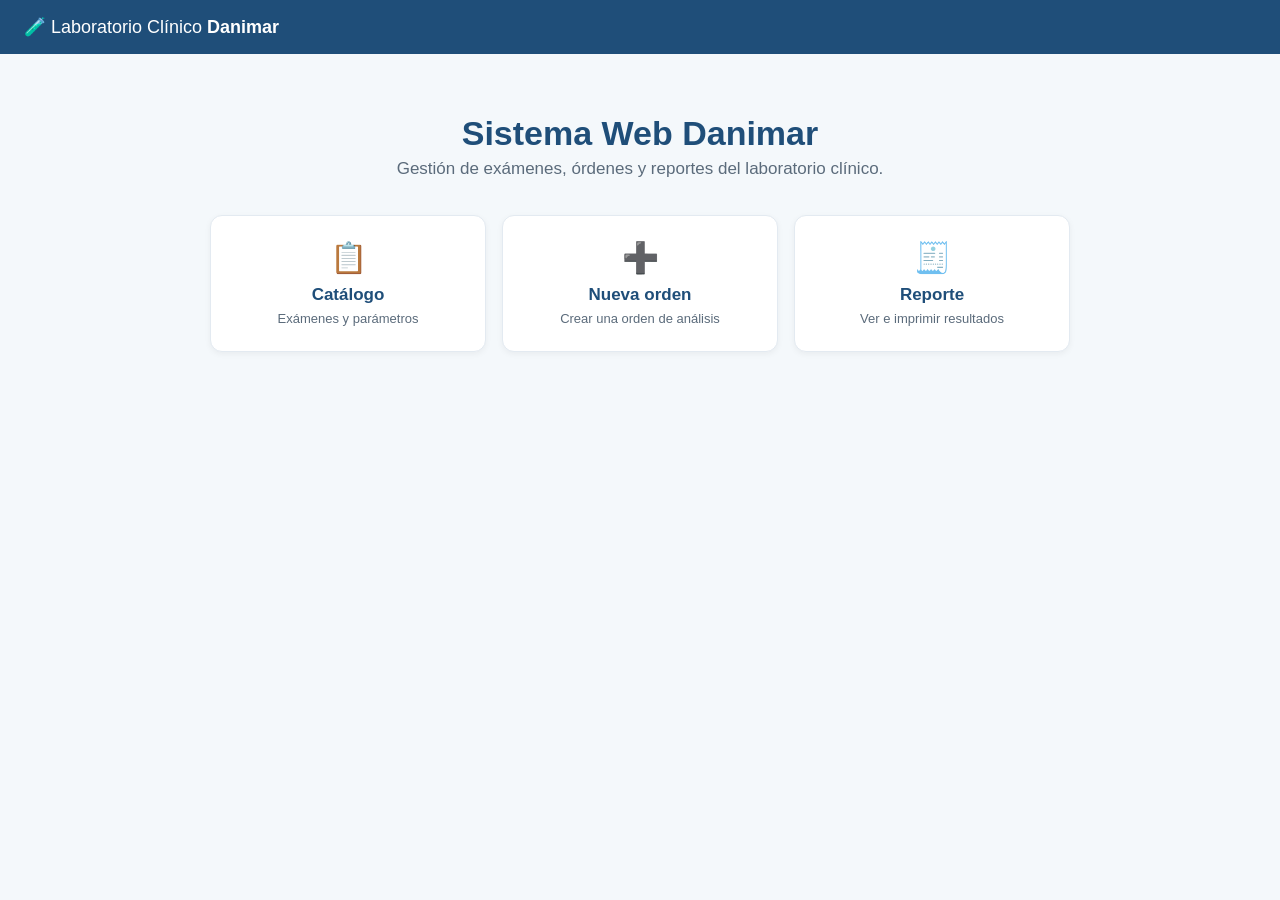
<file: frontend/index.html>
<!DOCTYPE html>
<html lang="es">
<head>
  <meta charset="UTF-8">
  <meta name="viewport" content="width=device-width, initial-scale=1.0">
  <title>Laboratorio Clínico Danimar</title>
  <link rel="stylesheet" href="assets/catalogo.css">
  <style>
    .hero{max-width:900px;margin:60px auto;text-align:center;padding:0 20px;}
    .hero h1{color:var(--azul);font-size:34px;margin:0 0 6px;}
    .hero p{color:var(--gris);font-size:17px;margin:0 0 36px;}
    .accesos{display:grid;grid-template-columns:repeat(auto-fit,minmax(200px,1fr));gap:16px;}
    .acceso{display:block;text-decoration:none;background:#fff;border:1px solid var(--linea);
      border-radius:12px;padding:24px;box-shadow:0 2px 6px rgba(0,0,0,.05);transition:.15s;}
    .acceso:hover{transform:translateY(-3px);border-color:var(--azul2);}
    .acceso .ico{font-size:30px;}
    .acceso h2{color:var(--azul);font-size:17px;margin:10px 0 4px;}
    .acceso span{color:var(--gris);font-size:13px;}
  </style>
</head>
<body>
  <header class="topbar">
    <div class="logo">🧪 Laboratorio Clínico <strong>Danimar</strong></div>
  </header>

  <main class="hero">
    <h1>Sistema Web Danimar</h1>
    <p>Gestión de exámenes, órdenes y reportes del laboratorio clínico.</p>
    <div class="accesos">
      <a class="acceso" href="pages/catalogo.html">
        <div class="ico">📋</div><h2>Catálogo</h2><span>Exámenes y parámetros</span>
      </a>
      <a class="acceso" href="pages/nueva-orden.html">
        <div class="ico">➕</div><h2>Nueva orden</h2><span>Crear una orden de análisis</span>
      </a>
      <a class="acceso" href="pages/reporte.html">
        <div class="ico">🧾</div><h2>Reporte</h2><span>Ver e imprimir resultados</span>
      </a>
    </div>
  </main>
</body>
</html>
</file>
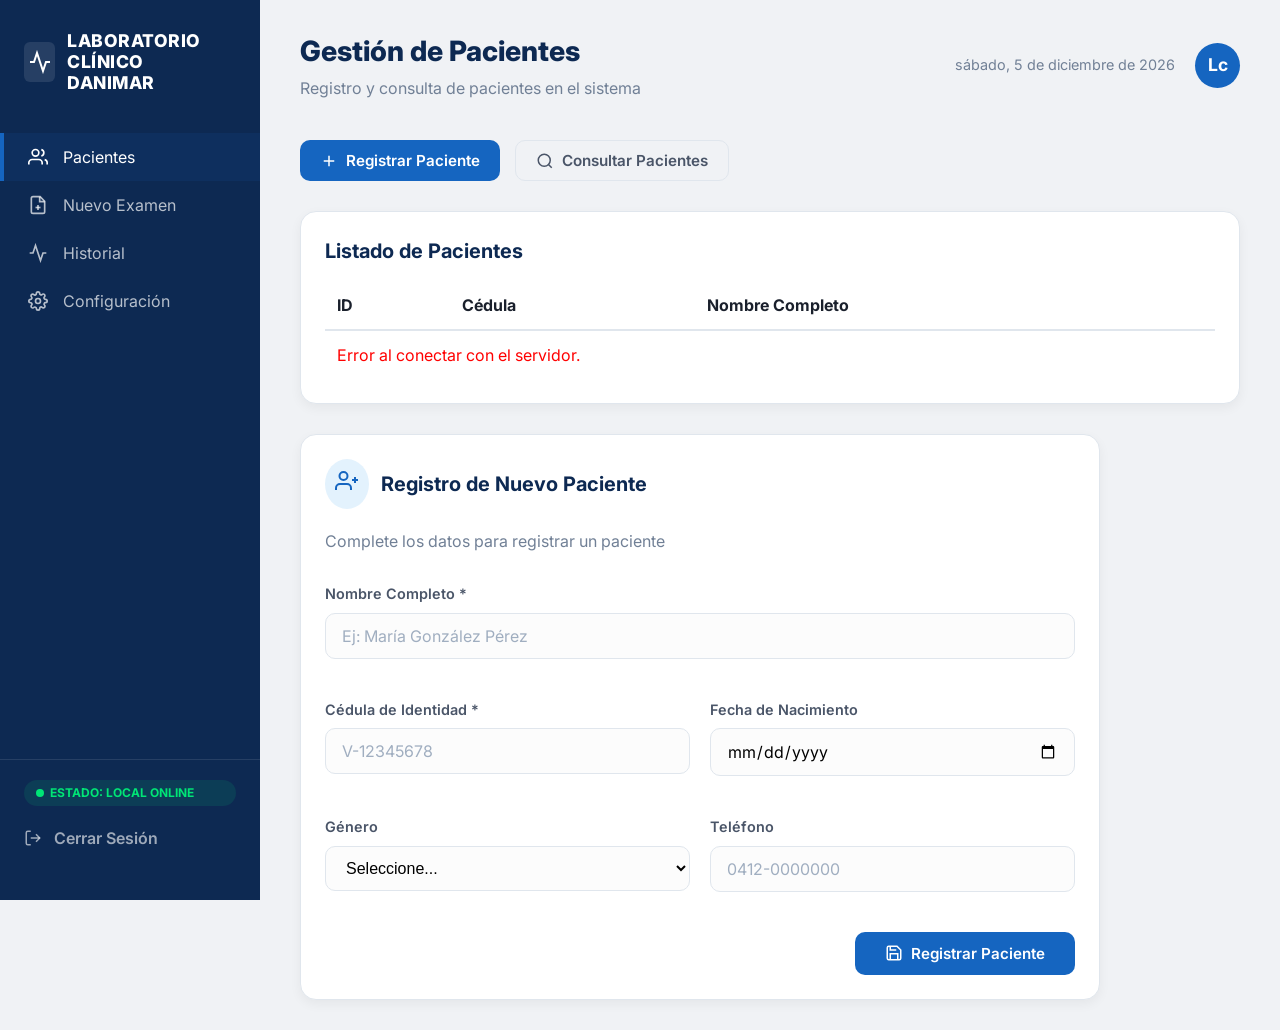
<file: frontend/pages/dashboard.html>
<!DOCTYPE html>
<html lang="es">
<head>
    <meta charset="UTF-8">
    <meta name="viewport" content="width=device-width, initial-scale=1.0">
    <title>Pacientes - Laboratorio Clínico DANIMAR</title>
    <link rel="stylesheet" href="../assets/css/variables.css">
    <link rel="stylesheet" href="../assets/css/components.css">
    <link rel="stylesheet" href="../assets/css/main.css">
    <link href="https://fonts.googleapis.com/css2?family=Inter:wght@400;600;700;800&display=swap" rel="stylesheet">
</head>
<body>
    <div class="app-container">
        <!-- Sidebar -->
        <aside class="sidebar">
            <div class="sidebar-brand">
                <div class="brand-icon">
                    <svg width="24" height="24" viewBox="0 0 24 24" fill="none" stroke="white" stroke-width="2">
                        <path d="M22 12h-4l-3 9L9 3l-3 9H2"/>
                    </svg>
                </div>
                <div class="brand-name">
                    LABORATORIO CLÍNICO<br>DANIMAR
                </div>
            </div>
            
            <nav class="sidebar-nav">
                <a href="dashboard.html" class="nav-item active">
                    <svg width="20" height="20" viewBox="0 0 24 24" fill="none" stroke="currentColor" stroke-width="2">
                        <path d="M17 21v-2a4 4 0 0 0-4-4H5a4 4 0 0 0-4 4v2"></path>
                        <circle cx="9" cy="7" r="4"></circle>
                        <path d="M23 21v-2a4 4 0 0 0-3-3.87"></path>
                        <path d="M16 3.13a4 4 0 0 1 0 7.75"></path>
                    </svg>
                    <span>Pacientes</span>
                </a>
                <a href="nuevo-examen.html" class="nav-item">
                    <svg width="20" height="20" viewBox="0 0 24 24" fill="none" stroke="currentColor" stroke-width="2">
                        <path d="M14.5 2H6a2 2 0 0 0-2 2v16a2 2 0 0 0 2 2h12a2 2 0 0 0 2-2V7.5L14.5 2z"></path>
                        <polyline points="14 2 14 8 20 8"></polyline>
                        <line x1="12" y1="18" x2="12" y2="12"></line>
                        <line x1="9" y1="15" x2="15" y2="15"></line>
                    </svg>
                    <span>Nuevo Examen</span>
                </a>
                <a href="historial.html" class="nav-item">
                    <svg width="20" height="20" viewBox="0 0 24 24" fill="none" stroke="currentColor" stroke-width="2">
                        <polyline points="22 12 18 12 15 21 9 3 6 12 2 12"></polyline>
                    </svg>
                    <span>Historial</span>
                </a>
                <a href="#" class="nav-item">
                    <svg width="20" height="20" viewBox="0 0 24 24" fill="none" stroke="currentColor" stroke-width="2">
                        <circle cx="12" cy="12" r="3"></circle>
                        <path d="M19.4 15a1.65 1.65 0 0 0 .33 1.82l.06.06a2 2 0 0 1 0 2.83 2 2 0 0 1-2.83 0l-.06-.06a1.65 1.65 0 0 0-1.82-.33 1.65 1.65 0 0 0-1 1.51V21a2 2 0 0 1-2 2 2 2 0 0 1-2-2v-.09A1.65 1.65 0 0 0 9 19.4a1.65 1.65 0 0 0-1.82.33l-.06.06a2 2 0 0 1-2.83 0 2 2 0 0 1 0-2.83l.06-.06a1.65 1.65 0 0 0 .33-1.82 1.65 1.65 0 0 0-1.51-1H3a2 2 0 0 1-2-2 2 2 0 0 1 2-2h.09A1.65 1.65 0 0 0 4.6 9a1.65 1.65 0 0 0-.33-1.82l-.06-.06a2 2 0 0 1 0-2.83 2 2 0 0 1 2.83 0l.06.06a1.65 1.65 0 0 0 1.82.33H9a1.65 1.65 0 0 0 1-1.51V3a2 2 0 0 1 2-2 2 2 0 0 1 2 2v.09a1.65 1.65 0 0 0 1 1.51 1.65 1.65 0 0 0 1.82-.33l.06-.06a2 2 0 0 1 2.83 0 2 2 0 0 1 0 2.83l-.06.06a1.65 1.65 0 0 0-.33 1.82V9a1.65 1.65 0 0 0 1.51 1H21a2 2 0 0 1 2 2 2 2 0 0 1-2 2h-.09a1.65 1.65 0 0 0-1.51 1z"></path>
                    </svg>
                    <span>Configuración</span>
                </a>
            </nav>

            <div class="sidebar-footer">
                <div class="status-indicator">
                    <div class="badge badge-online">
                        <span class="dot"></span>
                        <span>Estado: Local Online</span>
                    </div>
                </div>
                <div class="logout-btn" onclick="window.location.href='login.html'">
                    <svg width="18" height="18" viewBox="0 0 24 24" fill="none" stroke="currentColor" stroke-width="2">
                        <path d="M9 21H5a2 2 0 0 1-2-2V5a2 2 0 0 1 2-2h4"></path>
                        <polyline points="16 17 21 12 16 7"></polyline>
                        <line x1="21" y1="12" x2="9" y2="12"></line>
                    </svg>
                    <span>Cerrar Sesión</span>
                </div>
            </div>
        </aside>

        <!-- Main Content -->
        <main class="main-content">
            <header class="header">
                <div class="header-title">
                    <h1>Gestión de Pacientes</h1>
                    <p>Registro y consulta de pacientes en el sistema</p>
                </div>
                <div class="user-profile">
                    <span class="date-display" id="currentDate"></span>
                    <div class="avatar">Lc</div>
                </div>
            </header>

            <div class="actions-bar" style="margin-bottom: 30px; display: flex; gap: 15px;">
                <button class="btn btn-primary">
                    <svg width="18" height="18" viewBox="0 0 24 24" fill="none" stroke="currentColor" stroke-width="2">
                        <path d="M12 5v14M5 12h14"></path>
                    </svg>
                    Registrar Paciente
                </button>
                <button class="btn btn-secondary" onclick="cargarPacientes()">
                    <svg width="18" height="18" viewBox="0 0 24 24" fill="none" stroke="currentColor" stroke-width="2">
                        <circle cx="11" cy="11" r="8"></circle>
                        <line x1="21" y1="21" x2="16.65" y2="16.65"></line>
                    </svg>
                    Consultar Pacientes
                </button>
            </div>

            <!-- Tabla de Pacientes -->
            <div class="card" id="pacientesCard" style="display: none; margin-bottom: 30px;">
                <h2 class="card-title" style="margin-bottom: 15px;">Listado de Pacientes</h2>
                <table style="width: 100%; border-collapse: collapse; text-align: left;">
                    <thead>
                        <tr style="border-bottom: 2px solid var(--border-color);">
                            <th style="padding: 12px;">ID</th>
                            <th style="padding: 12px;">Cédula</th>
                            <th style="padding: 12px;">Nombre Completo</th>
                        </tr>
                    </thead>
                    <tbody id="tablaPacientesBody">
                        <!-- Las filas se insertarán aquí dinámicamente -->
                    </tbody>
                </table>
            </div>

            <div class="card" id="registroCard" style="max-width: 800px;">
                <div class="card-header">
                    <div style="background-color: var(--primary-light-blue); padding: 10px; border-radius: 50%;">
                        <svg width="24" height="24" viewBox="0 0 24 24" fill="none" stroke="var(--primary-blue)" stroke-width="2">
                            <path d="M16 21v-2a4 4 0 0 0-4-4H5a4 4 0 0 0-4 4v2"></path>
                            <circle cx="8.5" cy="7" r="4"></circle>
                            <line x1="20" y1="8" x2="20" y2="14"></line>
                            <line x1="17" y1="11" x2="23" y2="11"></line>
                        </svg>
                    </div>
                    <h2 class="card-title">Registro de Nuevo Paciente</h2>
                </div>
                <p style="color: var(--text-light); margin-bottom: 30px;">Complete los datos para registrar un paciente</p>
                
                <form id="patientForm">
                    <div style="display: grid; grid-template-columns: 1fr 1fr; gap: 20px;">
                        <div class="form-group" style="grid-column: span 2;">
                            <label class="form-label">Nombre Completo *</label>
                            <input type="text" id="nombreCompleto" class="form-input" placeholder="Ej: María González Pérez" required>
                        </div>
                        <div class="form-group">
                            <label class="form-label">Cédula de Identidad *</label>
                            <input type="text" id="cedula" class="form-input" placeholder="V-12345678" required>
                        </div>
                        <div class="form-group">
                            <label class="form-label">Fecha de Nacimiento</label>
                            <input type="date" class="form-input">
                        </div>
                        <div class="form-group">
                            <label class="form-label">Género</label>
                            <select class="form-input">
                                <option value="">Seleccione...</option>
                                <option value="f">Femenino</option>
                                <option value="m">Masculino</option>
                                <option value="o">Otro</option>
                            </select>
                        </div>
                        <div class="form-group">
                            <label class="form-label">Teléfono</label>
                            <input type="tel" class="form-input" placeholder="0412-0000000">
                        </div>
                    </div>
                    <div style="margin-top: 20px; display: flex; justify-content: flex-end;">
                        <button type="submit" class="btn btn-primary" style="padding: 12px 30px;">
                            <svg width="18" height="18" viewBox="0 0 24 24" fill="none" stroke="currentColor" stroke-width="2">
                                <path d="M19 21H5a2 2 0 0 1-2-2V5a2 2 0 0 1 2-2h11l5 5v11a2 2 0 0 1-2 2z"></path>
                                <polyline points="17 21 17 13 7 13 7 21"></polyline>
                                <polyline points="7 3 7 8 15 8"></polyline>
                            </svg>
                            Registrar Paciente
                        </button>
                    </div>
                </form>
            </div>
        </main>
    </div>

    <script src="../assets/js/main.js"></script>
    <script>
        // Set current date
        const options = { weekday: 'long', year: 'numeric', month: 'long', day: 'numeric' };
        document.getElementById('currentDate').innerText = new Date().toLocaleDateString('es-ES', options);

        document.getElementById('patientForm').onsubmit = async function(e) {
            e.preventDefault();
            
            const nombre = document.getElementById('nombreCompleto').value;
            const cedula = document.getElementById('cedula').value;

            try {
                const response = await fetch('http://localhost:8081/api/pacientes', {
                    method: 'POST',
                    headers: { 'Content-Type': 'application/json' },
                    body: JSON.stringify({
                        nombreCompleto: nombre,
                        cedula: cedula
                    })
                });

                if(response.ok) {
                    alert('¡Paciente registrado exitosamente en la Base de Datos!');
                    this.reset();
                    cargarPacientes(); // Recargar la tabla
                } else {
                    alert('Error al registrar paciente');
                }
            } catch (error) {
                console.error('Error:', error);
                alert('Error de conexión con el servidor');
            }
        };

        async function cargarPacientes() {
            try {
                // Mostrar la tarjeta de la tabla
                document.getElementById('pacientesCard').style.display = 'block';
                const tbody = document.getElementById('tablaPacientesBody');
                tbody.innerHTML = '<tr><td colspan="3" style="padding: 12px;">Cargando pacientes...</td></tr>';

                const response = await fetch('http://localhost:8081/api/pacientes');
                const pacientes = await response.json();

                tbody.innerHTML = ''; // Limpiar la tabla
                if (pacientes.length === 0) {
                    tbody.innerHTML = '<tr><td colspan="3" style="padding: 12px;">No hay pacientes registrados.</td></tr>';
                    return;
                }

                pacientes.forEach(paciente => {
                    const tr = document.createElement('tr');
                    tr.style.borderBottom = '1px solid var(--border-color)';
                    tr.innerHTML = `
                        <td style="padding: 12px;">${paciente.id}</td>
                        <td style="padding: 12px;">${paciente.cedula}</td>
                        <td style="padding: 12px; font-weight: 600;">${paciente.nombreCompleto}</td>
                    `;
                    tbody.appendChild(tr);
                });
            } catch (error) {
                console.error('Error al cargar pacientes:', error);
                document.getElementById('tablaPacientesBody').innerHTML = '<tr><td colspan="3" style="padding: 12px; color: red;">Error al conectar con el servidor.</td></tr>';
            }
        }
        
        // Cargar pacientes automáticamente al inicio
        cargarPacientes();
    </script>
</body>
</html>
</file>
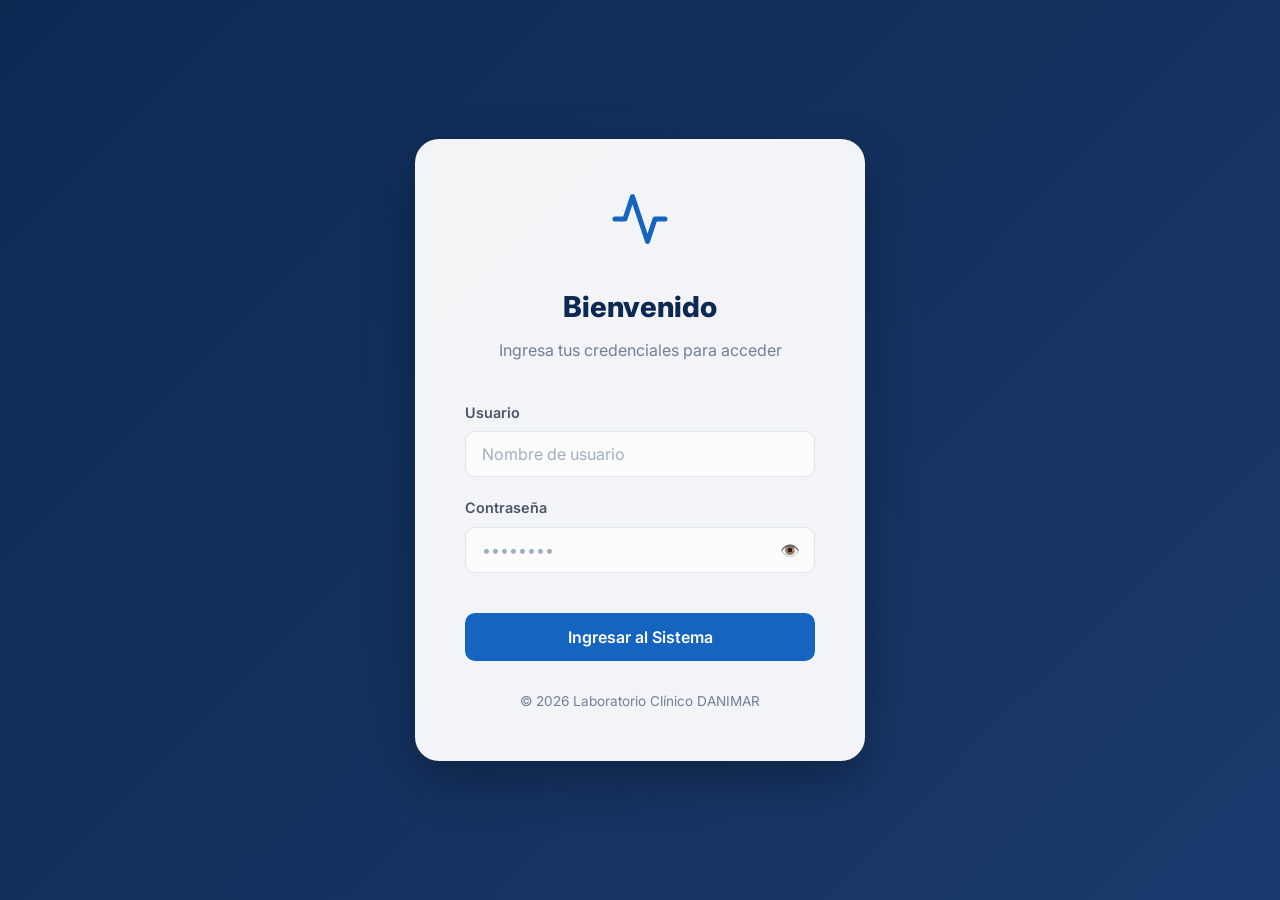
<file: frontend/pages/login.html>
<!DOCTYPE html>
<html lang="es">
<head>
    <meta charset="UTF-8">
    <meta name="viewport" content="width=device-width, initial-scale=1.0">
    <title>Login - Laboratorio Clínico DANIMAR</title>
    <link rel="stylesheet" href="../assets/css/variables.css">
    <link rel="stylesheet" href="../assets/css/components.css">
    <link href="https://fonts.googleapis.com/css2?family=Inter:wght@400;600;700;800&display=swap" rel="stylesheet">
    <style>
        body {
            display: flex;
            align-items: center;
            justify-content: center;
            min-height: 100vh;
            background: linear-gradient(135deg, var(--primary-navy) 0%, #1a3a6d 100%);
            overflow: hidden;
        }

        .login-card {
            width: 100%;
            max-width: 450px;
            background: rgba(255, 255, 255, 0.95);
            backdrop-filter: blur(10px);
            padding: 50px;
            border-radius: 24px;
            box-shadow: 0 20px 50px rgba(0, 0, 0, 0.3);
            text-align: center;
            animation: fadeIn 0.8s ease-out;
        }

        @keyframes fadeIn {
            from { opacity: 0; transform: translateY(20px); }
            to { opacity: 1; transform: translateY(0); }
        }

        .login-logo {
            margin-bottom: 30px;
        }

        .login-logo svg {
            width: 60px;
            height: 60px;
            color: var(--primary-blue);
        }

        .login-header h2 {
            font-size: 1.8rem;
            color: var(--primary-navy);
            margin-bottom: 10px;
            font-weight: 800;
        }

        .login-header p {
            color: var(--text-light);
            margin-bottom: 40px;
        }

        .password-container {
            position: relative;
        }

        .toggle-password {
            position: absolute;
            right: 15px;
            top: 50%;
            transform: translateY(-50%);
            cursor: pointer;
            color: var(--text-light);
        }

        .login-btn {
            width: 100%;
            margin-top: 20px;
            padding: 14px;
            font-size: 1rem;
        }

        .login-footer {
            margin-top: 30px;
            color: var(--text-light);
            font-size: 0.85rem;
        }
    </style>
</head>
<body>
    <div class="login-card">
        <div class="login-logo">
            <svg viewBox="0 0 24 24" fill="none" stroke="currentColor" stroke-width="2" stroke-linecap="round" stroke-linejoin="round">
                <path d="M22 12h-4l-3 9L9 3l-3 9H2"/>
            </svg>
        </div>
        <div class="login-header">
            <h2>Bienvenido</h2>
            <p>Ingresa tus credenciales para acceder</p>
        </div>
        <form id="loginForm">
            <div class="form-group" style="text-align: left;">
                <label class="form-label">Usuario</label>
                <input type="text" id="username" class="form-input" placeholder="Nombre de usuario" required>
            </div>
            <div class="form-group" style="text-align: left;">
                <label class="form-label">Contraseña</label>
                <div class="password-container">
                    <input type="password" id="password" class="form-input" placeholder="••••••••" required>
                    <span class="toggle-password" onclick="togglePass()">👁️</span>
                </div>
            </div>
            <button type="submit" class="btn btn-primary login-btn">Ingresar al Sistema</button>
        </form>
        <div class="login-footer">
            &copy; 2026 Laboratorio Clínico DANIMAR
        </div>
    </div>

    <script>
        function togglePass() {
            const passInput = document.getElementById('password');
            passInput.type = passInput.type === 'password' ? 'text' : 'password';
        }

        document.getElementById('loginForm').onsubmit = async function(e) {
            e.preventDefault();
            const user = document.getElementById('username').value;
            const pass = document.getElementById('password').value;

            try {
                const response = await fetch('http://localhost:8081/api/auth/login', {
                    method: 'POST',
                    headers: { 'Content-Type': 'application/json' },
                    body: JSON.stringify({ usuario: user, password: pass })
                });

                if (response.ok) {
                    window.location.href = 'dashboard.html';
                } else {
                    alert('Credenciales incorrectas. Intenta con marisolquintero / danielita123');
                }
            } catch (error) {
                console.error('Error de conexión:', error);
                alert('Error al conectar con el servidor backend');
            }
        };
    </script>
</body>
</html>
</file>
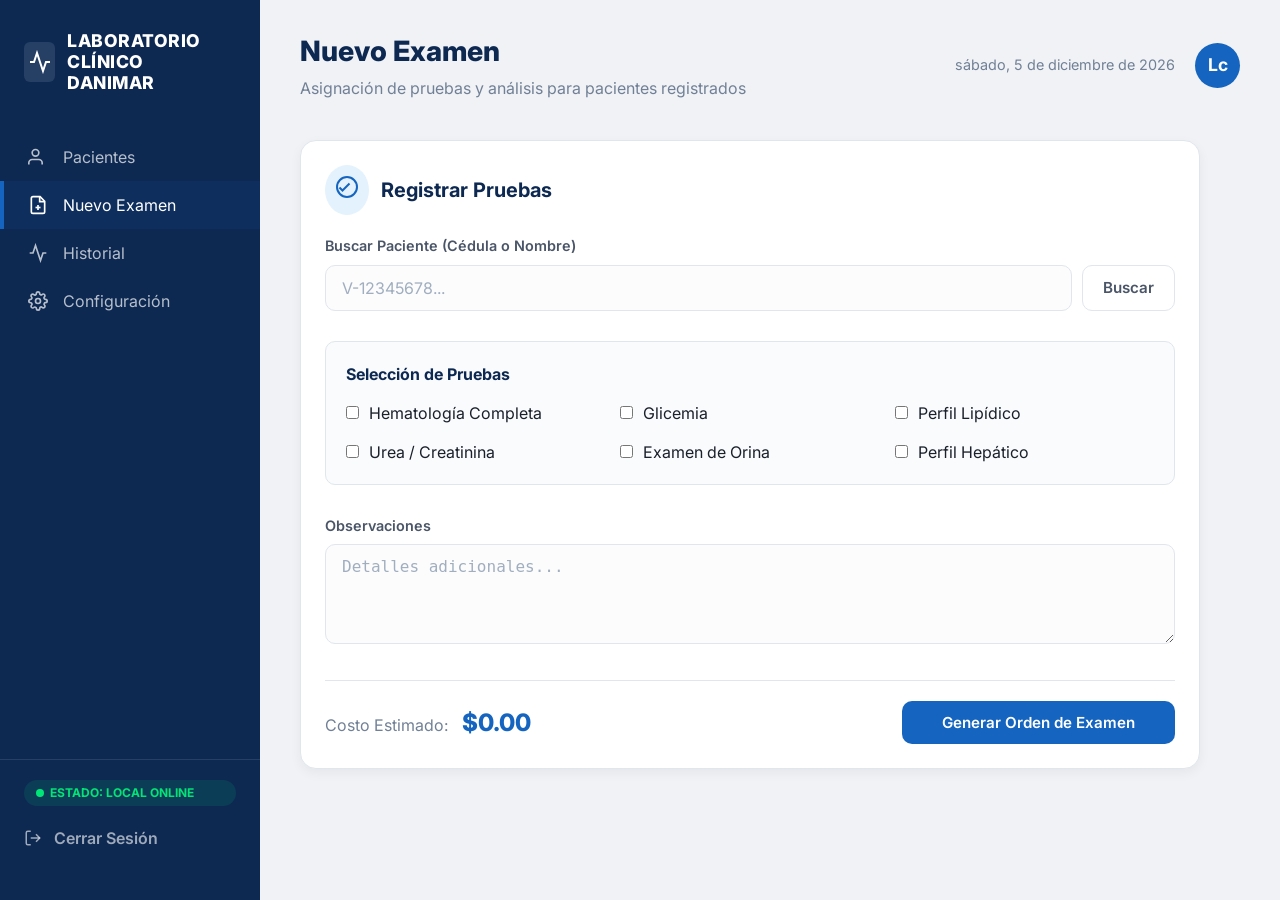
<file: frontend/pages/nuevo-examen.html>
<!DOCTYPE html>
<html lang="es">
<head>
    <meta charset="UTF-8">
    <meta name="viewport" content="width=device-width, initial-scale=1.0">
    <title>Nuevo Examen - Laboratorio Clínico DANIMAR</title>
    <link rel="stylesheet" href="../assets/css/variables.css">
    <link rel="stylesheet" href="../assets/css/components.css">
    <link rel="stylesheet" href="../assets/css/main.css">
    <link href="https://fonts.googleapis.com/css2?family=Inter:wght@400;600;700;800&display=swap" rel="stylesheet">
</head>
<body>
    <div class="app-container">
        <!-- Sidebar -->
        <aside class="sidebar">
            <div class="sidebar-brand">
                <div class="brand-icon">
                    <svg width="24" height="24" viewBox="0 0 24 24" fill="none" stroke="white" stroke-width="2">
                        <path d="M22 12h-4l-3 9L9 3l-3 9H2"/>
                    </svg>
                </div>
                <div class="brand-name">
                    LABORATORIO CLÍNICO<br>DANIMAR
                </div>
            </div>
            
            <nav class="sidebar-nav">
                <a href="dashboard.html" class="nav-item">
                    <svg width="20" height="20" viewBox="0 0 24 24" fill="none" stroke="currentColor" stroke-width="2">
                        <path d="M17 21v-2a4 4 0 0 0-4-4H5a4 4 0 0 0-4 4v2"></path>
                        <circle cx="9" cy="7" r="4"></circle>
                    </svg>
                    <span>Pacientes</span>
                </a>
                <a href="nuevo-examen.html" class="nav-item active">
                    <svg width="20" height="20" viewBox="0 0 24 24" fill="none" stroke="currentColor" stroke-width="2">
                        <path d="M14.5 2H6a2 2 0 0 0-2 2v16a2 2 0 0 0 2 2h12a2 2 0 0 0 2-2V7.5L14.5 2z"></path>
                        <polyline points="14 2 14 8 20 8"></polyline>
                        <line x1="12" y1="18" x2="12" y2="12"></line>
                        <line x1="9" y1="15" x2="15" y2="15"></line>
                    </svg>
                    <span>Nuevo Examen</span>
                </a>
                <a href="historial.html" class="nav-item">
                    <svg width="20" height="20" viewBox="0 0 24 24" fill="none" stroke="currentColor" stroke-width="2">
                        <polyline points="22 12 18 12 15 21 9 3 6 12 2 12"></polyline>
                    </svg>
                    <span>Historial</span>
                </a>
                <a href="#" class="nav-item">
                    <svg width="20" height="20" viewBox="0 0 24 24" fill="none" stroke="currentColor" stroke-width="2">
                        <circle cx="12" cy="12" r="3"></circle>
                        <path d="M19.4 15a1.65 1.65 0 0 0 .33 1.82l.06.06a2 2 0 0 1 0 2.83 2 2 0 0 1-2.83 0l-.06-.06a1.65 1.65 0 0 0-1.82-.33 1.65 1.65 0 0 0-1 1.51V21a2 2 0 0 1-2 2 2 2 0 0 1-2-2v-.09A1.65 1.65 0 0 0 9 19.4a1.65 1.65 0 0 0-1.82.33l-.06.06a2 2 0 0 1-2.83 0 2 2 0 0 1 0-2.83l.06-.06a1.65 1.65 0 0 0 .33-1.82 1.65 1.65 0 0 0-1.51-1H3a2 2 0 0 1-2-2 2 2 0 0 1 2-2h.09A1.65 1.65 0 0 0 4.6 9a1.65 1.65 0 0 0-.33-1.82l-.06-.06a2 2 0 0 1 0-2.83 2 2 0 0 1 2.83 0l.06.06a1.65 1.65 0 0 0 1.82.33H9a1.65 1.65 0 0 0 1-1.51V3a2 2 0 0 1 2-2 2 2 0 0 1 2 2v.09a1.65 1.65 0 0 0 1 1.51 1.65 1.65 0 0 0 1.82-.33l.06-.06a2 2 0 0 1 2.83 0 2 2 0 0 1 0 2.83l-.06.06a1.65 1.65 0 0 0-.33 1.82V9a1.65 1.65 0 0 0 1.51 1H21a2 2 0 0 1 2 2 2 2 0 0 1-2 2h-.09a1.65 1.65 0 0 0-1.51 1z"></path>
                    </svg>
                    <span>Configuración</span>
                </a>
            </nav>

            <div class="sidebar-footer">
                <div class="status-indicator">
                    <div class="badge badge-online">
                        <span class="dot"></span>
                        <span>Estado: Local Online</span>
                    </div>
                </div>
                <div class="logout-btn" onclick="window.location.href='login.html'">
                    <svg width="18" height="18" viewBox="0 0 24 24" fill="none" stroke="currentColor" stroke-width="2">
                        <path d="M9 21H5a2 2 0 0 1-2-2V5a2 2 0 0 1 2-2h4"></path>
                        <polyline points="16 17 21 12 16 7"></polyline>
                        <line x1="21" y1="12" x2="9" y2="12"></line>
                    </svg>
                    <span>Cerrar Sesión</span>
                </div>
            </div>
        </aside>

        <!-- Main Content -->
        <main class="main-content">
            <header class="header">
                <div class="header-title">
                    <h1>Nuevo Examen</h1>
                    <p>Asignación de pruebas y análisis para pacientes registrados</p>
                </div>
                <div class="user-profile">
                    <span class="date-display" id="currentDate"></span>
                    <div class="avatar">Lc</div>
                </div>
            </header>

            <div class="card" style="max-width: 900px;">
                <div class="card-header">
                    <div style="background-color: var(--primary-light-blue); padding: 10px; border-radius: 50%;">
                        <svg width="24" height="24" viewBox="0 0 24 24" fill="none" stroke="var(--primary-blue)" stroke-width="2">
                            <path d="M4.5 12.5l3 3 7-7"></path>
                            <path d="M12 22c5.523 0 10-4.477 10-10S17.523 2 12 2 2 6.477 2 12s4.477 10 10 10z"></path>
                        </svg>
                    </div>
                    <h2 class="card-title">Registrar Pruebas</h2>
                </div>
                
                <form id="examForm">
                    <div style="margin-bottom: 30px;">
                        <label class="form-label">Buscar Paciente (Cédula o Nombre)</label>
                        <div style="display: flex; gap: 10px;">
                            <input type="text" class="form-input" placeholder="V-12345678...">
                            <button type="button" class="btn btn-secondary">Buscar</button>
                        </div>
                    </div>

                    <div style="border: 1px solid var(--border-color); border-radius: var(--border-radius-md); padding: 20px; background-color: #fafbfc; margin-bottom: 30px;">
                        <h3 style="font-size: 1rem; margin-bottom: 15px; color: var(--primary-navy);">Selección de Pruebas</h3>
                        <div style="display: grid; grid-template-columns: 1fr 1fr 1fr; gap: 15px;">
                            <label style="display: flex; align-items: center; gap: 10px; cursor: pointer;">
                                <input type="checkbox"> Hematología Completa
                            </label>
                            <label style="display: flex; align-items: center; gap: 10px; cursor: pointer;">
                                <input type="checkbox"> Glicemia
                            </label>
                            <label style="display: flex; align-items: center; gap: 10px; cursor: pointer;">
                                <input type="checkbox"> Perfil Lipídico
                            </label>
                            <label style="display: flex; align-items: center; gap: 10px; cursor: pointer;">
                                <input type="checkbox"> Urea / Creatinina
                            </label>
                            <label style="display: flex; align-items: center; gap: 10px; cursor: pointer;">
                                <input type="checkbox"> Examen de Orina
                            </label>
                            <label style="display: flex; align-items: center; gap: 10px; cursor: pointer;">
                                <input type="checkbox"> Perfil Hepático
                            </label>
                        </div>
                    </div>

                    <div class="form-group">
                        <label class="form-label">Observaciones</label>
                        <textarea class="form-input" style="min-height: 100px;" placeholder="Detalles adicionales..."></textarea>
                    </div>

                    <div style="display: flex; justify-content: space-between; align-items: center; margin-top: 30px; border-top: 1px solid var(--border-color); padding-top: 20px;">
                        <div>
                            <span style="color: var(--text-light);">Costo Estimado:</span>
                            <span style="font-size: 1.5rem; font-weight: 800; color: var(--primary-blue); margin-left: 10px;">$0.00</span>
                        </div>
                        <button type="submit" class="btn btn-primary" style="padding: 12px 40px;">
                            Generar Orden de Examen
                        </button>
                    </div>
                </form>
            </div>
        </main>
    </div>

    <script src="../assets/js/main.js"></script>
    <script>
        const options = { weekday: 'long', year: 'numeric', month: 'long', day: 'numeric' };
        document.getElementById('currentDate').innerText = new Date().toLocaleDateString('es-ES', options);

        document.getElementById('examForm').onsubmit = function(e) {
            e.preventDefault();
            alert('Orden de examen generada correctamente');
        };
    </script>
</body>
</html>
</file>
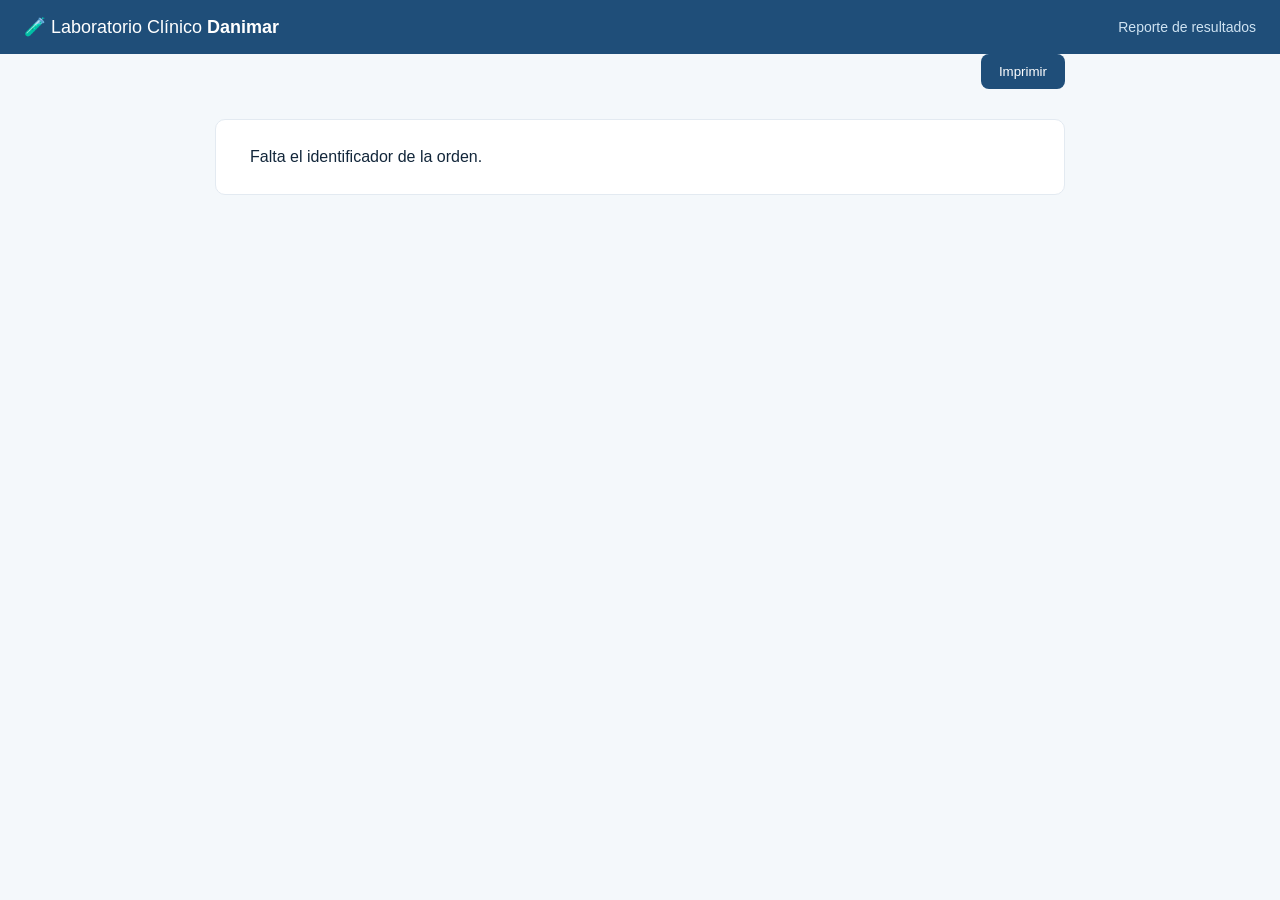
<file: frontend/pages/reporte.html>
<!DOCTYPE html>
<html lang="es">
<head>
  <meta charset="UTF-8">
  <meta name="viewport" content="width=device-width, initial-scale=1.0">
  <title>Reporte de resultados · Laboratorio Danimar</title>
  <link rel="stylesheet" href="../assets/catalogo.css">
  <style>
    .hoja{max-width:850px;margin:20px auto;background:#fff;border:1px solid var(--linea);
      border-radius:10px;padding:28px 34px;}
    .enc{text-align:center;border-bottom:2px solid var(--azul);padding-bottom:10px;margin-bottom:16px;}
    .enc h1{margin:0;color:var(--azul);font-size:22px;}
    .enc p{margin:2px 0;color:var(--gris);font-size:13px;}
    .datos{display:flex;flex-wrap:wrap;gap:6px 30px;margin-bottom:18px;font-size:14px;}
    .datos b{color:var(--azul);}
    h3.exam{color:var(--azul);font-size:15px;margin:18px 0 6px;border-bottom:1px solid var(--linea);padding-bottom:4px;}
    table{width:100%;border-collapse:collapse;}
    th{text-align:left;font-size:12px;color:var(--gris);border-bottom:1px solid var(--linea);padding:4px 6px;}
    td{padding:5px 6px;border-bottom:1px solid #f0f4f8;font-size:14px;}
    .costo{margin-top:22px;text-align:right;font-size:16px;color:var(--azul);font-weight:700;}
    .acciones{max-width:850px;margin:0 auto 30px;display:flex;gap:12px;justify-content:flex-end;}
    .btn{background:var(--azul);color:#fff;border:none;padding:10px 18px;border-radius:8px;cursor:pointer;}
    .firma{margin-top:40px;text-align:center;color:var(--gris);font-size:13px;}
    .firma .linea{width:220px;border-top:1px solid #999;margin:0 auto 4px;}
    @media print{ .topbar,.acciones{display:none;} .hoja{border:none;} body{background:#fff;} }
  </style>
</head>
<body>
  <header class="topbar">
    <div class="logo">🧪 Laboratorio Clínico <strong>Danimar</strong></div>
    <span class="subtitulo">Reporte de resultados</span>
  </header>

  <div class="acciones">
    <button class="btn" onclick="window.print()">Imprimir</button>
  </div>

  <div class="hoja" id="hoja">Cargando…</div>

  <script src="../assets/reporte.js"></script>
</body>
</html>
</file>
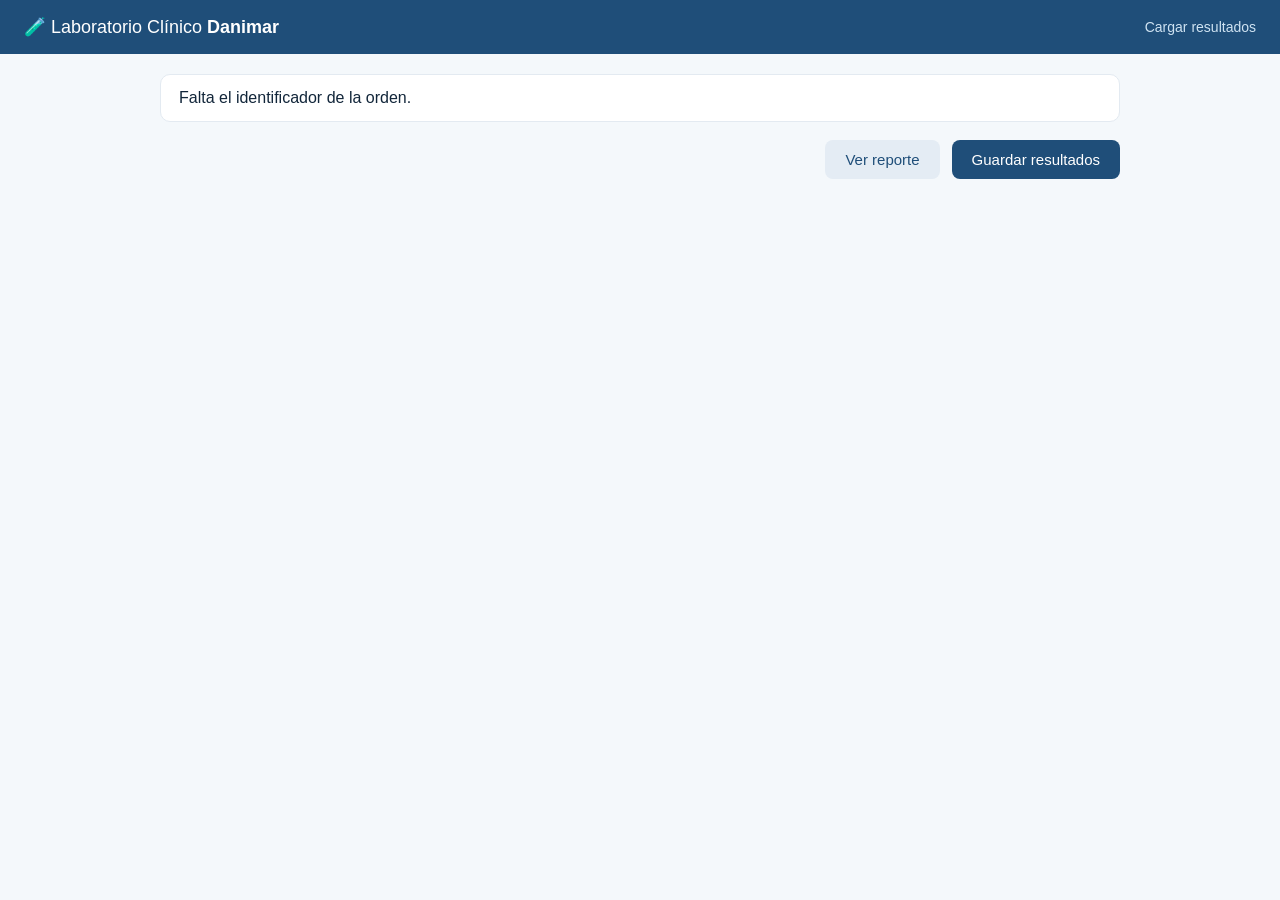
<file: frontend/pages/resultados.html>
<!DOCTYPE html>
<html lang="es">
<head>
  <meta charset="UTF-8">
  <meta name="viewport" content="width=device-width, initial-scale=1.0">
  <title>Cargar resultados · Laboratorio Danimar</title>
  <link rel="stylesheet" href="../assets/catalogo.css">
  <style>
    .cont{max-width:1000px;margin:20px auto;padding:0 20px;}
    .ficha{background:#fff;border:1px solid var(--linea);border-radius:10px;padding:14px 18px;margin-bottom:16px;}
    .ficha b{color:var(--azul);}
    .examen-bloque{background:#fff;border:1px solid var(--linea);border-radius:10px;margin-bottom:14px;overflow:hidden;}
    .examen-bloque h3{margin:0;background:var(--azul);color:#fff;padding:8px 14px;font-size:15px;}
    .examen-bloque table{width:100%;border-collapse:collapse;}
    .examen-bloque td{padding:8px 12px;border-bottom:1px solid var(--linea);font-size:14px;}
    .examen-bloque input{width:140px;padding:6px 8px;border:1px solid var(--linea);border-radius:6px;}
    .ref{color:var(--gris);font-size:13px;}
    .barra{display:flex;gap:12px;justify-content:flex-end;margin:18px 0;}
    .btn{background:var(--azul);color:#fff;border:none;padding:11px 20px;border-radius:8px;font-size:15px;cursor:pointer;}
    .btn.sec{background:#e4ecf4;color:var(--azul);}
    .btn:hover{filter:brightness(.95);}
  </style>
</head>
<body>
  <header class="topbar">
    <div class="logo">🧪 Laboratorio Clínico <strong>Danimar</strong></div>
    <span class="subtitulo">Cargar resultados</span>
  </header>

  <div class="cont">
    <div class="ficha" id="ficha"></div>
    <div id="examenes"></div>
    <div class="barra">
      <button class="btn sec" id="btn-ver">Ver reporte</button>
      <button class="btn" id="btn-guardar">Guardar resultados</button>
    </div>
  </div>

  <script src="../assets/resultados.js"></script>
</body>
</html>
</file>
<file: frontend/assets/catalogo.css>
:root{
  --azul:#1F4E79; --azul2:#2E75B6; --gris:#5b6b7b; --bg:#f4f8fb; --card:#fff; --linea:#e3eaf1;
}
*{box-sizing:border-box;}
body{margin:0;font-family:"Segoe UI",Arial,sans-serif;background:var(--bg);color:#12263a;}

.topbar{
  background:var(--azul);color:#fff;padding:16px 24px;display:flex;align-items:center;gap:16px;
}
.topbar .logo{font-size:18px;}
.topbar .subtitulo{margin-left:auto;color:#cfe3f2;font-size:14px;}

.layout{
  display:grid;grid-template-columns:1fr 1.2fr 2fr;gap:16px;padding:20px;align-items:start;
}
.panel{background:var(--card);border:1px solid var(--linea);border-radius:10px;padding:16px;
  box-shadow:0 2px 6px rgba(0,0,0,.05);}
.panel h2{margin:0 0 12px;font-size:16px;color:var(--azul);}

.lista{list-style:none;margin:0;padding:0;max-height:70vh;overflow:auto;}
.item{padding:10px 12px;border-radius:7px;cursor:pointer;display:flex;justify-content:space-between;
  align-items:center;gap:8px;border:1px solid transparent;}
.item:hover{background:#eef4fb;}
.item.activo{background:#e3f0fb;border-color:var(--azul2);font-weight:600;}
.item small{color:var(--gris);font-size:12px;}

.tabla{width:100%;border-collapse:collapse;}
.tabla th{background:var(--azul);color:#fff;text-align:left;padding:8px 10px;font-size:13px;}
.tabla td{padding:8px 10px;border-bottom:1px solid var(--linea);font-size:14px;}
.tabla tr:nth-child(even) td{background:#f8fafc;}

.vacio,.cargando,.error{color:var(--gris);font-style:italic;padding:10px;text-align:center;}
.error{color:#c62828;font-style:normal;}

@media(max-width:900px){ .layout{grid-template-columns:1fr;} }
</file>
<file: frontend/assets/css/variables.css>
:root {
    /* Paleta de Colores Principal */
    --primary-navy: #0d2952;
    --primary-blue: #1565c0;
    --primary-light-blue: #e3f2fd;
    --accent-blue: #2196f3;
    
    /* Colores de Fondo y Superficie */
    --bg-light: #f0f2f5;
    --surface-white: #ffffff;
    --sidebar-bg: var(--primary-navy);
    --card-shadow: 0 4px 12px rgba(0, 0, 0, 0.05);
    --border-color: #e0e6ed;

    /* Colores de Estado */
    --state-success: #4caf50;
    --state-error: #f44336;
    --state-warning: #ff9800;
    --state-online: #00e676;

    /* Tipografía */
    --font-main: 'Inter', -apple-system, BlinkMacSystemFont, 'Segoe UI', Roboto, sans-serif;
    --text-dark: #1a202c;
    --text-medium: #4a5568;
    --text-light: #718096;
    --text-on-navy: #ffffff;

    /* Dimensiones */
    --sidebar-width: 260px;
    --header-height: 70px;
    --border-radius-lg: 16px;
    --border-radius-md: 10px;
    --border-radius-sm: 6px;

    /* Transiciones */
    --transition-smooth: all 0.3s cubic-bezier(0.4, 0, 0.2, 1);
}

* {
    margin: 0;
    padding: 0;
    box-sizing: border-box;
}

body {
    font-family: var(--font-main);
    background-color: var(--bg-light);
    color: var(--text-dark);
    line-height: 1.5;
}

a {
    text-decoration: none;
    color: inherit;
}

input, button {
    font-family: inherit;
}
</file>
<file: frontend/assets/css/components.css>
/* --- Botones --- */
.btn {
    display: inline-flex;
    align-items: center;
    justify-content: center;
    padding: 10px 20px;
    border-radius: var(--border-radius-md);
    font-weight: 600;
    cursor: pointer;
    transition: var(--transition-smooth);
    border: none;
    gap: 8px;
    font-size: 0.95rem;
}

.btn-primary {
    background-color: var(--primary-blue);
    color: white;
}

.btn-primary:hover {
    background-color: #10519c;
    transform: translateY(-2px);
    box-shadow: 0 4px 15px rgba(21, 101, 192, 0.3);
}

.btn-secondary {
    background-color: transparent;
    color: var(--text-medium);
    border: 1px solid var(--border-color);
}

.btn-secondary:hover {
    background-color: var(--primary-light-blue);
    color: var(--primary-blue);
}

.btn-outline {
    background-color: transparent;
    border: 1px solid var(--primary-blue);
    color: var(--primary-blue);
}

.btn-outline:hover {
    background-color: var(--primary-blue);
    color: white;
}

/* --- Cards --- */
.card {
    background-color: var(--surface-white);
    border-radius: var(--border-radius-lg);
    box-shadow: var(--card-shadow);
    padding: 24px;
    border: 1px solid var(--border-color);
}

.card-header {
    margin-bottom: 20px;
    display: flex;
    align-items: center;
    gap: 12px;
}

.card-title {
    font-size: 1.25rem;
    font-weight: 700;
    color: var(--primary-navy);
}

/* --- Inputs --- */
.form-group {
    margin-bottom: 20px;
}

.form-label {
    display: block;
    margin-bottom: 8px;
    font-weight: 600;
    color: var(--text-medium);
    font-size: 0.9rem;
}

.form-input {
    width: 100%;
    padding: 12px 16px;
    border-radius: var(--border-radius-md);
    border: 1px solid var(--border-color);
    background-color: #fcfcfc;
    transition: var(--transition-smooth);
    font-size: 1rem;
}

.form-input:focus {
    outline: none;
    border-color: var(--primary-blue);
    background-color: white;
    box-shadow: 0 0 0 4px rgba(21, 101, 192, 0.1);
}

.form-input::placeholder {
    color: #a0aec0;
}

/* --- Badges --- */
.badge {
    padding: 4px 12px;
    border-radius: 20px;
    font-size: 0.75rem;
    font-weight: 700;
    text-transform: uppercase;
}

.badge-online {
    background-color: rgba(0, 230, 118, 0.1);
    color: var(--state-online);
    display: flex;
    align-items: center;
    gap: 6px;
}

.dot {
    width: 8px;
    height: 8px;
    border-radius: 50%;
    background-color: currentColor;
}
</file>
<file: frontend/assets/css/main.css>
.app-container {
    display: flex;
    min-height: 100vh;
}

/* --- Sidebar --- */
.sidebar {
    width: var(--sidebar-width);
    background-color: var(--sidebar-bg);
    color: var(--text-on-navy);
    display: flex;
    flex-direction: column;
    padding: 30px 0;
    position: fixed;
    height: 100vh;
    transition: var(--transition-smooth);
}

.sidebar-brand {
    padding: 0 24px;
    margin-bottom: 40px;
    display: flex;
    align-items: center;
    gap: 12px;
}

.brand-icon {
    width: 40px;
    height: 40px;
    background-color: rgba(255, 255, 255, 0.1);
    border-radius: var(--border-radius-sm);
    display: flex;
    align-items: center;
    justify-content: center;
}

.brand-name {
    font-size: 1.1rem;
    font-weight: 800;
    letter-spacing: 0.5px;
    line-height: 1.2;
}

.sidebar-nav {
    flex: 1;
}

.nav-item {
    padding: 12px 24px;
    display: flex;
    align-items: center;
    gap: 15px;
    color: rgba(255, 255, 255, 0.7);
    transition: var(--transition-smooth);
    border-left: 4px solid transparent;
}

.nav-item:hover, .nav-item.active {
    background-color: rgba(255, 255, 255, 0.05);
    color: white;
}

.nav-item.active {
    border-left-color: var(--primary-blue);
    background-color: rgba(21, 101, 192, 0.1);
}

.sidebar-footer {
    padding: 20px 24px;
    border-top: 1px solid rgba(255, 255, 255, 0.1);
}

.status-indicator {
    margin-bottom: 20px;
}

.logout-btn {
    display: flex;
    align-items: center;
    gap: 12px;
    color: rgba(255, 255, 255, 0.6);
    font-weight: 600;
    transition: var(--transition-smooth);
    cursor: pointer;
}

.logout-btn:hover {
    color: #ff8a80;
}

/* --- Main Content --- */
.main-content {
    flex: 1;
    margin-left: var(--sidebar-width);
    padding: 30px 40px;
}

.header {
    display: flex;
    justify-content: space-between;
    align-items: center;
    margin-bottom: 40px;
}

.header-title h1 {
    font-size: 1.75rem;
    font-weight: 800;
    color: var(--primary-navy);
}

.header-title p {
    color: var(--text-light);
    margin-top: 4px;
}

.user-profile {
    display: flex;
    align-items: center;
    gap: 20px;
}

.date-display {
    color: var(--text-light);
    font-size: 0.9rem;
}

.avatar {
    width: 45px;
    height: 45px;
    border-radius: 50%;
    background-color: var(--primary-blue);
    color: white;
    display: flex;
    align-items: center;
    justify-content: center;
    font-weight: 700;
    font-size: 1.1rem;
}

/* --- Responsive --- */
@media (max-width: 1024px) {
    .sidebar {
        width: 80px;
    }
    .brand-name, .nav-item span, .status-indicator span, .logout-btn span {
        display: none;
    }
    .main-content {
        margin-left: 80px;
    }
    .nav-item {
        justify-content: center;
        padding: 15px 0;
    }
}
</file>
